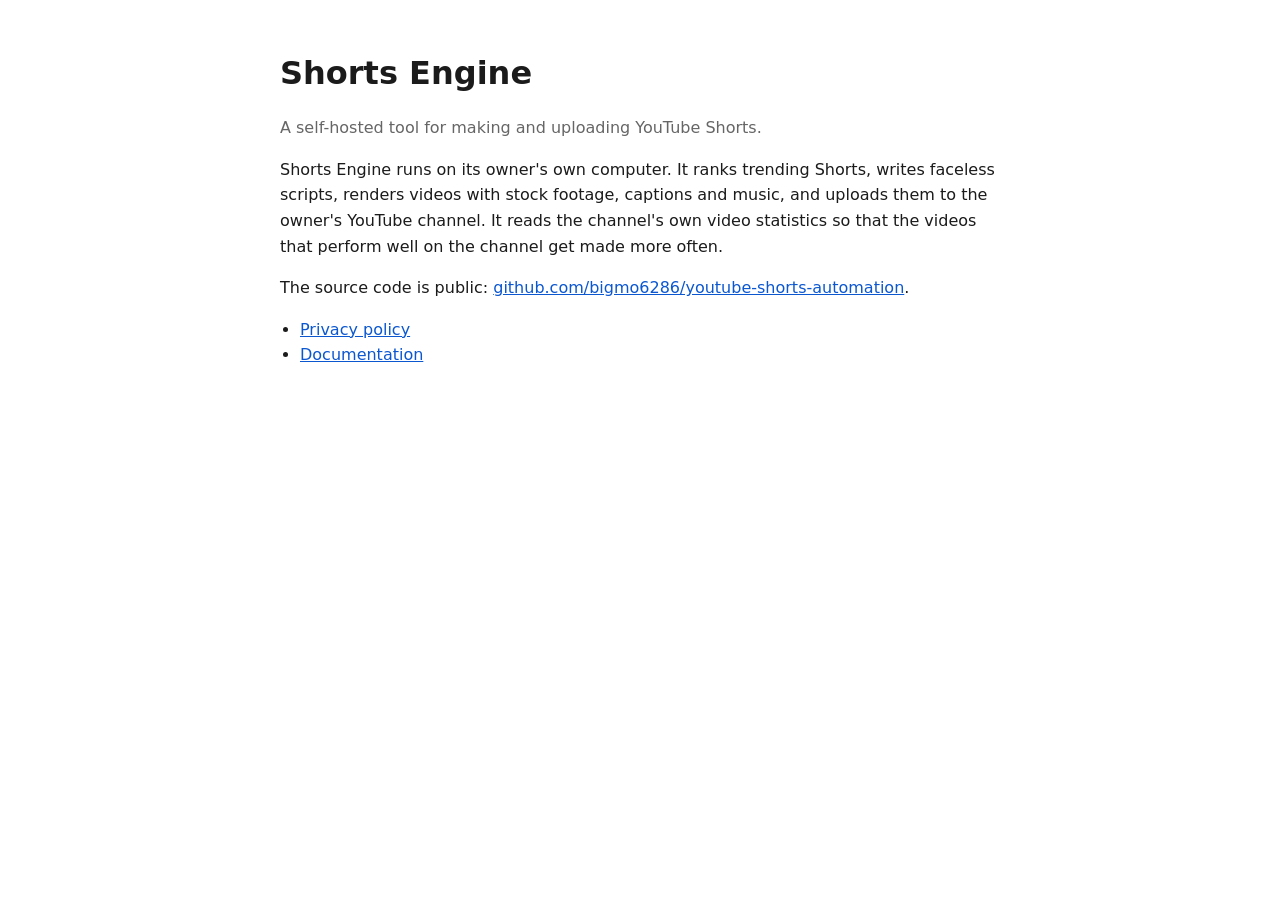
<file: docs/index.html>
<!doctype html>
<html lang="en">
<head>
<meta charset="utf-8">
<meta name="viewport" content="width=device-width, initial-scale=1">
<title>Shorts Engine</title>
<style>
  body { font-family: system-ui, -apple-system, "Segoe UI", sans-serif; max-width: 720px; margin: 48px auto; padding: 0 20px; line-height: 1.6; color: #1b1b1b; }
  h1 { margin-bottom: 4px; } .muted { color: #666; } a { color: #0b57d0; }
  ul { padding-left: 20px; }
</style>
</head>
<body>
<h1>Shorts Engine</h1>
<p class="muted">A self-hosted tool for making and uploading YouTube Shorts.</p>
<p>Shorts Engine runs on its owner's own computer. It ranks trending Shorts, writes faceless scripts,
renders videos with stock footage, captions and music, and uploads them to the owner's YouTube channel.
It reads the channel's own video statistics so that the videos that perform well on the channel get
made more often.</p>
<p>The source code is public:
<a href="https://github.com/bigmo6286/youtube-shorts-automation">github.com/bigmo6286/youtube-shorts-automation</a>.</p>
<ul>
  <li><a href="privacy.html">Privacy policy</a></li>
  <li><a href="https://github.com/bigmo6286/youtube-shorts-automation#readme">Documentation</a></li>
</ul>
</body>
</html>
</file>
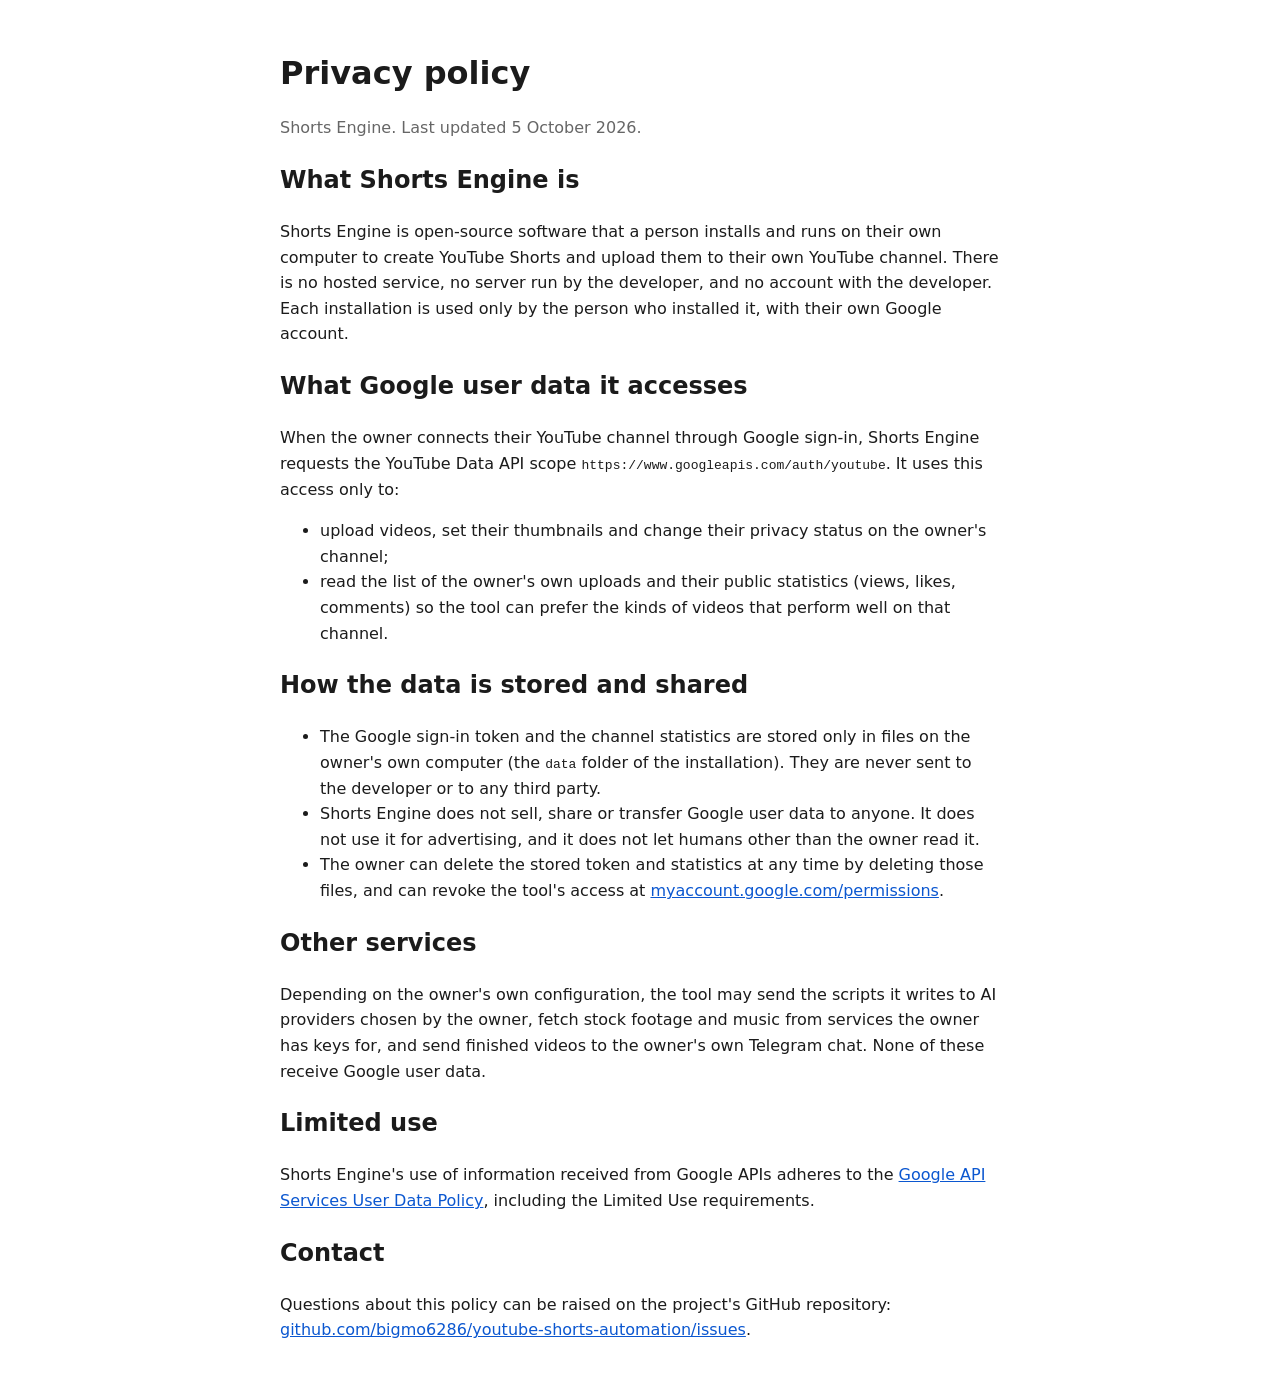
<file: docs/privacy.html>
<!doctype html>
<html lang="en">
<head>
<meta charset="utf-8">
<meta name="viewport" content="width=device-width, initial-scale=1">
<title>Shorts Engine privacy policy</title>
<style>
  body { font-family: system-ui, -apple-system, "Segoe UI", sans-serif; max-width: 720px; margin: 48px auto; padding: 0 20px; line-height: 1.6; color: #1b1b1b; }
  h1 { margin-bottom: 4px; } .muted { color: #666; } a { color: #0b57d0; }
</style>
</head>
<body>
<h1>Privacy policy</h1>
<p class="muted">Shorts Engine. Last updated 5 October 2026.</p>

<h2>What Shorts Engine is</h2>
<p>Shorts Engine is open-source software that a person installs and runs on their own computer to create
YouTube Shorts and upload them to their own YouTube channel. There is no hosted service, no server run by
the developer, and no account with the developer. Each installation is used only by the person who
installed it, with their own Google account.</p>

<h2>What Google user data it accesses</h2>
<p>When the owner connects their YouTube channel through Google sign-in, Shorts Engine requests the
YouTube Data API scope <code>https://www.googleapis.com/auth/youtube</code>. It uses this access only to:</p>
<ul>
  <li>upload videos, set their thumbnails and change their privacy status on the owner's channel;</li>
  <li>read the list of the owner's own uploads and their public statistics (views, likes, comments) so the
      tool can prefer the kinds of videos that perform well on that channel.</li>
</ul>

<h2>How the data is stored and shared</h2>
<ul>
  <li>The Google sign-in token and the channel statistics are stored only in files on the owner's own
      computer (the <code>data</code> folder of the installation). They are never sent to the developer or
      to any third party.</li>
  <li>Shorts Engine does not sell, share or transfer Google user data to anyone. It does not use it for
      advertising, and it does not let humans other than the owner read it.</li>
  <li>The owner can delete the stored token and statistics at any time by deleting those files, and can
      revoke the tool's access at <a href="https://myaccount.google.com/permissions">myaccount.google.com/permissions</a>.</li>
</ul>

<h2>Other services</h2>
<p>Depending on the owner's own configuration, the tool may send the scripts it writes to AI providers
chosen by the owner, fetch stock footage and music from services the owner has keys for, and send finished
videos to the owner's own Telegram chat. None of these receive Google user data.</p>

<h2>Limited use</h2>
<p>Shorts Engine's use of information received from Google APIs adheres to the
<a href="https://developers.google.com/terms/api-services-user-data-policy">Google API Services User Data Policy</a>,
including the Limited Use requirements.</p>

<h2>Contact</h2>
<p>Questions about this policy can be raised on the project's GitHub repository:
<a href="https://github.com/bigmo6286/youtube-shorts-automation/issues">github.com/bigmo6286/youtube-shorts-automation/issues</a>.</p>
</body>
</html>
</file>
